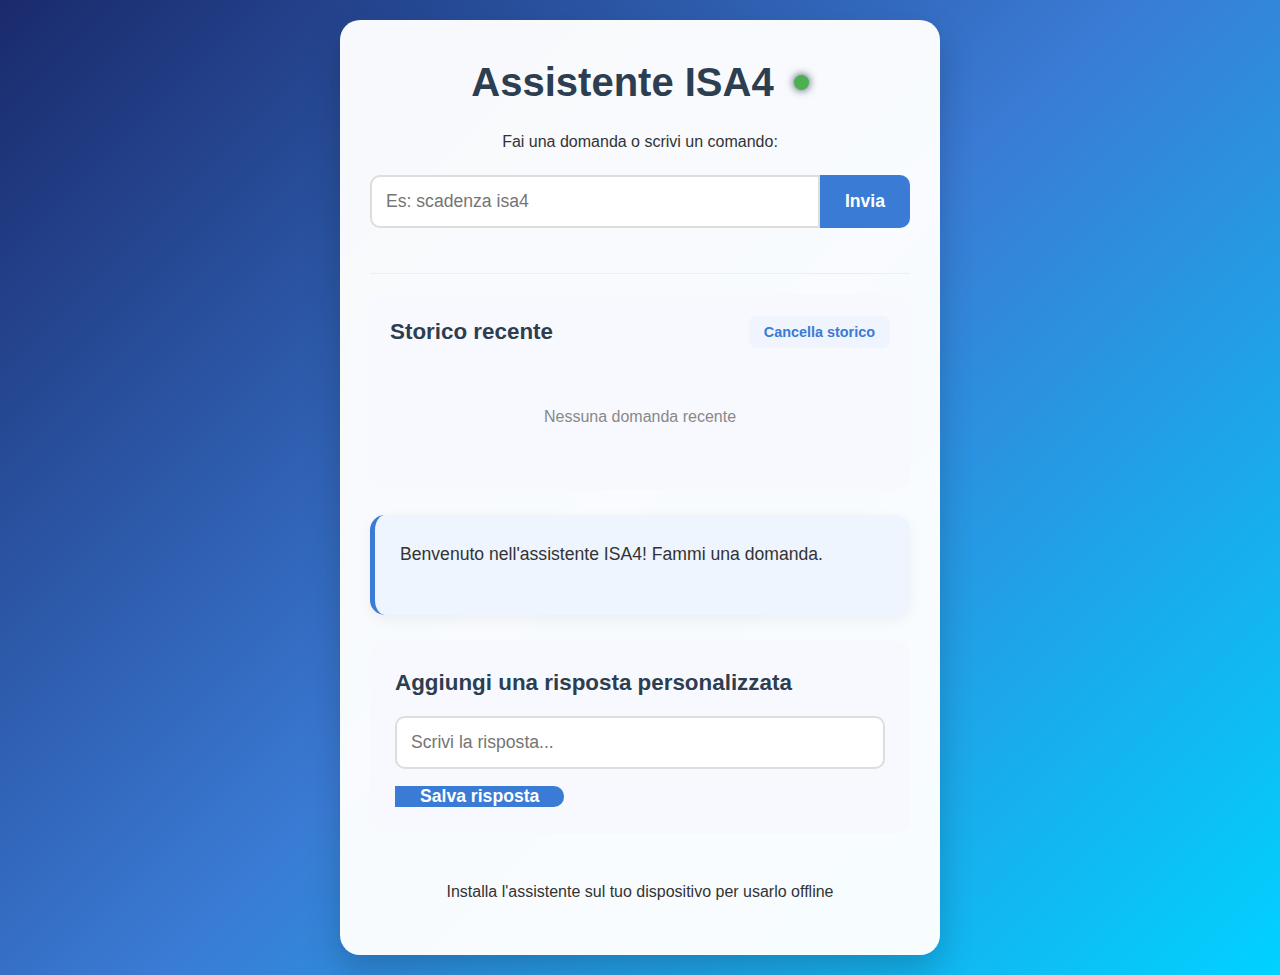
<file: index.html>
<!DOCTYPE html>
<html lang="it">
<head>
    <meta charset="UTF-8">
    <meta name="viewport" content="width=device-width, initial-scale=1.0">
    <title>Assistente ISA4 PWA Corretta</title>
    <link rel="manifest" href="/Isaai/manifest.json">
    <meta name="theme-color" content="#3a7bd5">
    <style>
        * {
            margin: 0;
            padding: 0;
            box-sizing: border-box;
            font-family: 'Segoe UI', Tahoma, Geneva, Verdana, sans-serif;
        }
        
        body {
            background: linear-gradient(135deg, #1a2a6c, #3a7bd5, #00d2ff);
            color: #333;
            line-height: 1.6;
            padding: 20px;
            min-height: 100vh;
        }
        
        .container {
            max-width: 600px;
            margin: 0 auto;
            background: rgba(255, 255, 255, 0.97);
            border-radius: 20px;
            padding: 30px;
            box-shadow: 0 15px 35px rgba(0, 0, 0, 0.2);
        }
        
        header {
            text-align: center;
            padding-bottom: 25px;
            border-bottom: 1px solid #eee;
            margin-bottom: 20px;
        }
        
        header h1 {
            font-size: 2.5rem;
            color: #2c3e50;
            margin-bottom: 15px;
            display: flex;
            align-items: center;
            justify-content: center;
            gap: 10px;
        }
        
        .status-indicator {
            display: inline-block;
            width: 15px;
            height: 15px;
            border-radius: 50%;
            margin-left: 10px;
            box-shadow: 0 0 8px currentColor;
        }
        
        .online { background: #4CAF50; }
        .offline { background: #f44336; }
        
        .input-group {
            display: flex;
            margin: 20px 0;
        }
        
        input {
            flex: 1;
            padding: 14px;
            font-size: 1.1rem;
            border: 2px solid #ddd;
            border-radius: 10px 0 0 10px;
            outline: none;
            transition: all 0.3s;
        }
        
        input:focus {
            border-color: #3a7bd5;
            box-shadow: 0 0 0 3px rgba(58, 123, 213, 0.2);
        }
        
        button {
            padding: 0 25px;
            background: #3a7bd5;
            color: white;
            border: none;
            border-radius: 0 10px 10px 0;
            cursor: pointer;
            font-weight: 600;
            font-size: 1.1rem;
            transition: all 0.3s;
        }
        
        button:hover {
            background: #2f5fb8;
            transform: translateY(-2px);
        }
        
        .history-section {
            background: #f8f9ff;
            border-radius: 15px;
            padding: 20px;
            margin-bottom: 20px;
        }
        
        .history-header {
            display: flex;
            justify-content: space-between;
            align-items: center;
            margin-bottom: 15px;
        }
        
        .history-header h2 {
            color: #2c3e50;
            font-size: 1.4rem;
        }
        
        .history-header button {
            background: #f0f4ff;
            color: #3a7bd5;
            border-radius: 8px;
            padding: 8px 15px;
            font-size: 0.9rem;
        }
        
        .history-item {
            background: white;
            border-radius: 10px;
            padding: 15px;
            margin: 10px 0;
            cursor: pointer;
            display: flex;
            justify-content: space-between;
            align-items: center;
            box-shadow: 0 3px 10px rgba(0,0,0,0.05);
            transition: all 0.3s;
        }
        
        .history-item:hover {
            transform: translateX(5px);
            box-shadow: 0 5px 15px rgba(0,0,0,0.1);
        }
        
        .history-item strong {
            color: #2c3e50;
        }
        
        .history-item span {
            color: #666;
            font-size: 0.9rem;
        }
        
        .empty-history {
            text-align: center;
            color: #888;
            padding: 20px;
        }
        
        .response-box {
            background: #eef5ff;
            border-radius: 15px;
            padding: 25px;
            margin: 25px 0;
            font-size: 1.1rem;
            line-height: 1.7;
            min-height: 100px;
            border-left: 5px solid #3a7bd5;
            transition: all 0.5s;
            box-shadow: 0 5px 15px rgba(0,0,0,0.05);
        }
        
        .response-box.thinking {
            background: linear-gradient(90deg, #eef5ff, #e0ebff, #eef5ff);
            background-size: 200% 200%;
            animation: gradientPulse 1.5s ease infinite;
        }
        
        @keyframes gradientPulse {
            0% { background-position: 0% 50%; }
            50% { background-position: 100% 50%; }
            100% { background-position: 0% 50%; }
        }
        
        .response-box.show {
            animation: fadeIn 0.5s ease;
        }
        
        @keyframes fadeIn {
            from { opacity: 0; transform: translateY(10px); }
            to { opacity: 1; transform: translateY(0); }
        }
        
        .teach-section {
            background: #f8f9ff;
            border-radius: 15px;
            padding: 25px;
            margin: 25px 0;
        }
        
        .teach-section h2 {
            color: #2c3e50;
            font-size: 1.4rem;
            margin-bottom: 15px;
        }
        
        .teach-section input {
            width: 100%;
            border-radius: 10px;
            margin-bottom: 15px;
        }
        
        .pwa-section {
            text-align: center;
            padding: 20px 0;
        }
        
        .install-button {
            background: linear-gradient(135deg, #3a7bd5, #00d2ff);
            color: white;
            padding: 15px 30px;
            border-radius: 50px;
            font-size: 1.2rem;
            font-weight: 600;
            display: inline-flex;
            align-items: center;
            gap: 10px;
            box-shadow: 0 5px 20px rgba(58, 123, 213, 0.4);
            transition: all 0.3s;
            display: none;
        }
        
        .install-button:hover {
            transform: translateY(-3px);
            box-shadow: 0 8px 25px rgba(58, 123, 213, 0.6);
        }
        
        .offline-status {
            text-align: center;
            background: #fff8e1;
            border-radius: 10px;
            padding: 15px;
            margin: 15px 0;
            display: none;
        }
        
        @media (max-width: 600px) {
            .container {
                padding: 20px;
            }
            
            header h1 {
                font-size: 2rem;
            }
            
            .input-group {
                flex-direction: column;
            }
            
            input {
                border-radius: 10px;
                margin-bottom: 10px;
            }
            
            button {
                border-radius: 10px;
                padding: 14px;
            }
        }
    </style>
</head>
<body>
    <div class="container">
        <header>
            <h1>Assistente ISA4 <span id="statusIndicator" class="status-indicator online"></span></h1>
            <p>Fai una domanda o scrivi un comando:</p>
            <div class="input-group">
                <input id="aiInput" placeholder="Es: scadenza isa4">
                <button id="sendButton">Invia</button>
            </div>
        </header>
        
        <div class="offline-status" id="offlineStatus">
            <i class="fas fa-wifi-slash"></i> Sei offline - Funzionalità limitate
        </div>
        
        <div class="history-section">
            <div class="history-header">
                <h2>Storico recente</h2>
                <button id="clearHistoryBtn">Cancella storico</button>
            </div>
            <div id="historyContainer" class="empty-history">Nessuna domanda recente</div>
        </div>
        
        <div id="aiResponse" class="response-box">Benvenuto nell'assistente ISA4! Fammi una domanda.</div>
        
        <div class="teach-section">
            <h2>Aggiungi una risposta personalizzata</h2>
            <input id="teachInput" placeholder="Scrivi la risposta...">
            <button id="teachButton">Salva risposta</button>
        </div>
        
        <div class="pwa-section">
            <button id="installBtn" class="install-button">
                <i class="fas fa-download"></i> Installa l'App
            </button>
            <p>Installa l'assistente sul tuo dispositivo per usarlo offline</p>
        </div>
    </div>

    <script>
        // Dataset predefinito
        const aiDataset = {
            "orari ricevimento": "I docenti ricevono il martedì dalle 14 alle 16.",
            "scadenza isa4": "Hai tempo fino al 15 settembre per completare ISA4.",
            "cos'è una pwa": "Una PWA è un'app web che funziona come un'app nativa anche offline.",
            "contatti": "Puoi scrivere a segreteria@universita.it",
            "aiuto": "Ecco i comandi disponibili:\n- Orari ricevimento\n- Scadenza ISA4\n- Contatti\n- Appelli esami\nPuoi insegnarmi nuove risposte!",
            "appelli esami": "Gli appelli sono disponibili sul portale studenti. Il prossimo appello è il 20 giugno."
        };

        // Variabili globali
        let db;
        let onlineStatus = navigator.onLine;
        const statusIndicator = document.getElementById('statusIndicator');
        const sendButton = document.getElementById('sendButton');
        const installBtn = document.getElementById('installBtn');
        const offlineStatus = document.getElementById('offlineStatus');
        const clearHistoryBtn = document.getElementById('clearHistoryBtn');
        const teachButton = document.getElementById('teachButton');

        // Inizializzazione
        document.addEventListener('DOMContentLoaded', () => {
            updateStatusIndicator();
            openDB().then(loadHistory);
            
            // Registra Service Worker
            if ('serviceWorker' in navigator) {
                navigator.serviceWorker.register('/Isaai/sw.js')
                    .then(reg => console.log('Service Worker registrato:', reg.scope))
                    .catch(err => console.error('Errore registrazione SW:', err));
            }
            
            // Setup event listeners
            sendButton.addEventListener('click', handleAI);
            teachButton.addEventListener('click', teachAI);
            clearHistoryBtn.addEventListener('click', clearHistory);
            
            // Invio con Enter
            document.getElementById('aiInput').addEventListener('keypress', (e) => {
                if (e.key === 'Enter') handleAI();
            });
        });

        // Gestione eventi online/offline
        window.addEventListener('online', updateStatusIndicator);
        window.addEventListener('offline', updateStatusIndicator);

        function updateStatusIndicator() {
            onlineStatus = navigator.onLine;
            statusIndicator.className = `status-indicator ${onlineStatus ? 'online' : 'offline'}`;
            statusIndicator.title = onlineStatus ? 'Online' : 'Offline';
            
            offlineStatus.style.display = onlineStatus ? 'none' : 'block';
        }

        // Gestione database
        function openDB() {
            return new Promise((resolve, reject) => {
                const req = indexedDB.open("isa4-db", 3);
                
                req.onerror = () => {
                    console.error("Errore DB");
                    reject(req.error);
                };
                
                req.onsuccess = () => {
                    db = req.result;
                    console.log("Database aperto con successo");
                    resolve(db);
                };
                
                req.onupgradeneeded = e => {
                    db = e.target.result;
                    
                    if (!db.objectStoreNames.contains('queries')) {
                        db.createObjectStore("queries", { keyPath: "question" });
                    }
                    
                    if (!db.objectStoreNames.contains('history')) {
                        const store = db.createObjectStore("history", { keyPath: "timestamp" });
                        store.createIndex("by_timestamp", "timestamp", { unique: true });
                    }
                };
            });
        }

        function saveToDB(q, a) {
            return new Promise((resolve, reject) => {
                if (!db) return resolve();
                
                const tx = db.transaction("queries", "readwrite");
                tx.oncomplete = resolve;
                tx.onerror = () => reject(tx.error);
                tx.objectStore("queries").put({ question: q, answer: a });
            });
        }

        function getFromDB(q) {
            return new Promise((resolve, reject) => {
                if (!db) return resolve(null);
                
                const tx = db.transaction("queries", "readonly");
                const req = tx.objectStore("queries").get(q);
                
                req.onsuccess = () => resolve(req.result ? req.result.answer : null);
                req.onerror = () => reject(req.error);
            });
        }

        function saveToHistory(q, a) {
            return new Promise((resolve, reject) => {
                if (!db) return resolve();
                
                const tx = db.transaction("history", "readwrite");
                tx.oncomplete = resolve;
                tx.onerror = () => reject(tx.error);
                
                const historyItem = {
                    question: q,
                    answer: a,
                    timestamp: Date.now()
                };
                
                tx.objectStore("history").put(historyItem);
            });
        }

        function getHistory() {
            return new Promise((resolve, reject) => {
                if (!db) return resolve([]);
                
                const tx = db.transaction("history", "readonly");
                const store = tx.objectStore("history");
                const index = store.index("by_timestamp");
                const req = index.openCursor(null, 'prev');
                const history = [];
                
                req.onsuccess = e => {
                    const cursor = e.target.result;
                    if (cursor) {
                        history.push(cursor.value);
                        if (history.length < 5) cursor.continue();
                        else resolve(history);
                    } else {
                        resolve(history);
                    }
                };
                
                req.onerror = () => reject(req.error);
            });
        }

        function clearHistory() {
            return new Promise((resolve, reject) => {
                if (!db) return resolve();
                
                const tx = db.transaction("history", "readwrite");
                tx.oncomplete = () => {
                    loadHistory();
                    resolve();
                };
                tx.onerror = () => reject(tx.error);
                tx.objectStore("history").clear();
            });
        }

        // Funzioni principali
        async function handleAI() {
            const q = document.getElementById("aiInput").value.trim().toLowerCase();
            if (!q) return;
            
            document.getElementById("aiInput").value = '';
            sendButton.disabled = true;
            
            const responseEl = document.getElementById("aiResponse");
            responseEl.textContent = "Sto pensando...";
            responseEl.classList.add('thinking');
            
            try {
                let answer = null;
                
                // Cerca nella cache locale
                if (aiDataset[q]) {
                    answer = aiDataset[q];
                    await saveToDB(q, answer);
                } else {
                    // Cerca nel database locale
                    answer = await getFromDB(q);
                    
                    // Se online e non trovato, mostra messaggio generico
                    if (!answer && onlineStatus) {
                        answer = `Sto elaborando: "${q}"\n\nSe vuoi, puoi insegnarmi una risposta usando il campo in basso!`;
                    } 
                    // Se offline e non trovato
                    else if (!answer) {
                        answer = "Offline e senza dati. Insegnami una risposta usando il campo in basso!";
                    }
                }
                
                showAnswer(answer);
                await saveToHistory(q, answer);
                loadHistory();
            } catch (error) {
                console.error(error);
                showAnswer("Si è verificato un errore durante l'elaborazione");
            } finally {
                responseEl.classList.remove('thinking');
                sendButton.disabled = false;
            }
        }

        async function teachAI() {
            const q = document.getElementById("aiInput").value.trim().toLowerCase();
            const a = document.getElementById("teachInput").value.trim();
            
            if (!q || !a) {
                showAnswer("Inserisci sia la domanda che la risposta");
                return;
            }
            
            try {
                await saveToDB(q, a);
                showAnswer(`Risposta per "${q}" salvata con successo!`);
                document.getElementById("teachInput").value = "";
            } catch (error) {
                console.error(error);
                showAnswer("Errore nel salvataggio della risposta");
            }
        }

        function showAnswer(a) {
            const responseEl = document.getElementById("aiResponse");
            responseEl.textContent = a;
            responseEl.classList.add('show');
            setTimeout(() => responseEl.classList.remove('show'), 10);
        }

        async function loadHistory() {
            try {
                const history = await getHistory();
                const container = document.getElementById('historyContainer');
                container.innerHTML = '';
                
                if (history.length === 0) {
                    container.innerHTML = '<div class="empty-history">Nessuna domanda recente</div>';
                    return;
                }
                
                history.forEach(item => {
                    const el = document.createElement('div');
                    el.className = 'history-item';
                    el.innerHTML = `<strong>${item.question}</strong><span>${item.answer.substring(0, 30)}${item.answer.length > 30 ? '...' : ''}</span>`;
                    el.onclick = () => {
                        document.getElementById('aiInput').value = item.question;
                        showAnswer(item.answer);
                    };
                    container.appendChild(el);
                });
            } catch (error) {
                console.error('Error loading history:', error);
            }
        }

        // Installazione PWA
        let deferredPrompt;
        
        window.addEventListener('beforeinstallprompt', (e) => {
            e.preventDefault();
            deferredPrompt = e;
            installBtn.style.display = 'block';
        });
        
        installBtn.addEventListener('click', () => {
            if (!deferredPrompt) return;
            
            deferredPrompt.prompt();
            deferredPrompt.userChoice.then(choiceResult => {
                if (choiceResult.outcome === 'accepted') {
                    installBtn.innerHTML = '<i class="fas fa-check"></i> App Installata!';
                    installBtn.disabled = true;
                }
                deferredPrompt = null;
            });
        });
    </script>
</body>
</html>
</file>
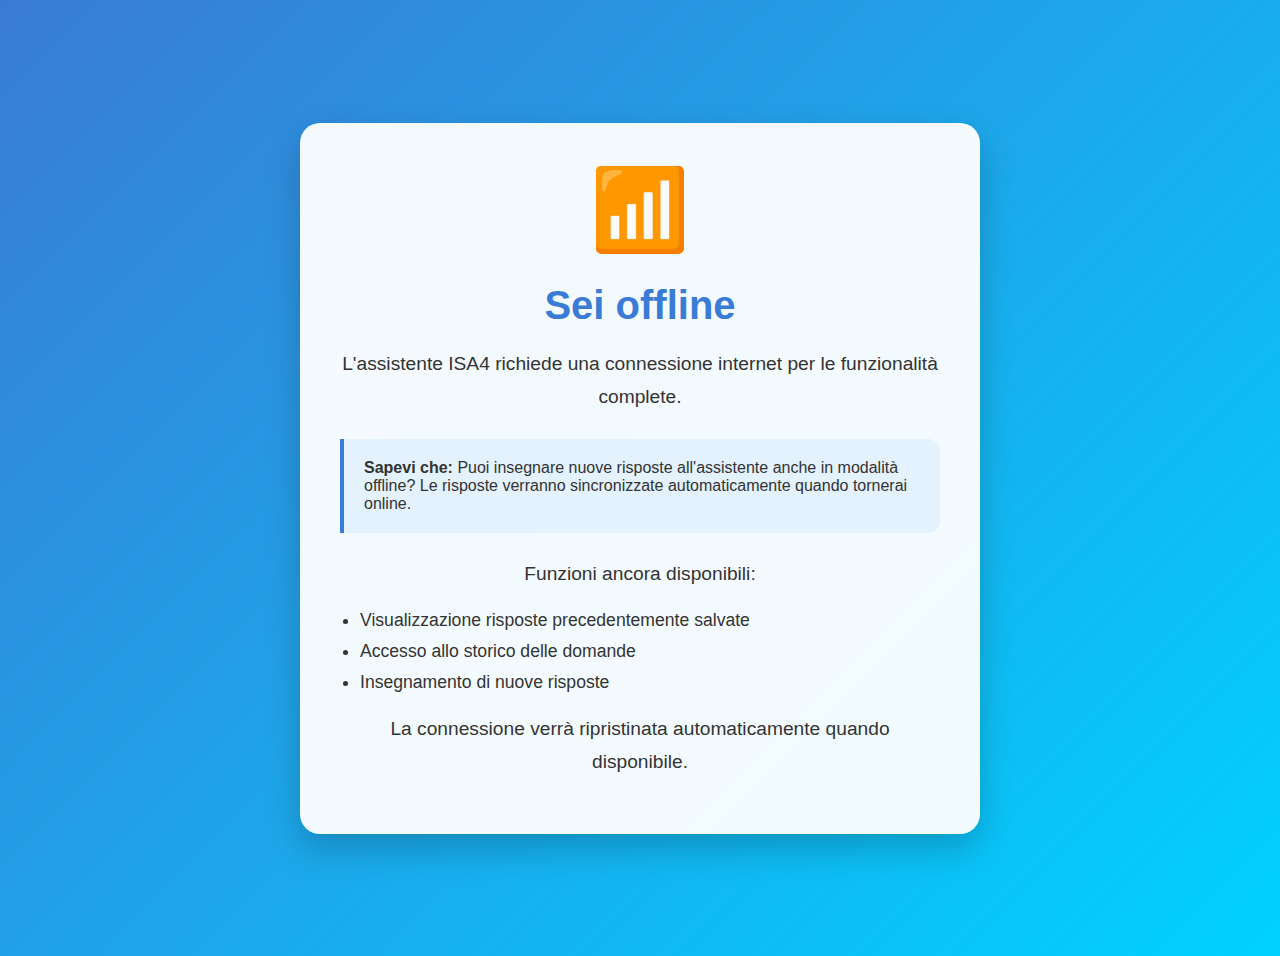
<file: offline.html>
<!DOCTYPE html>
<html lang="it">
<head>
    <meta charset="UTF-8">
    <meta name="viewport" content="width=device-width, initial-scale=1.0">
    <title>Modalità Offline | Assistente ISA4</title>
    <style>
        body { 
            font-family: 'Segoe UI', sans-serif; 
            background: linear-gradient(135deg, #3a7bd5, #00d2ff);
            display: flex;
            flex-direction: column;
            align-items: center;
            justify-content: center;
            height: 100vh;
            text-align: center;
            padding: 20px;
            color: white;
        }
        
        .card {
            background: rgba(255, 255, 255, 0.95);
            border-radius: 20px;
            padding: 40px;
            max-width: 600px;
            box-shadow: 0 15px 35px rgba(0,0,0,0.2);
            color: #333;
        }
        
        h1 { 
            font-size: 2.5rem; 
            color: #3a7bd5;
            margin-bottom: 20px;
        }
        
        p {
            font-size: 1.2rem;
            line-height: 1.7;
            margin-bottom: 15px;
        }
        
        .offline-icon {
            font-size: 5rem;
            margin-bottom: 20px;
            color: #f44336;
        }
        
        .tip {
            background: #e3f2fd;
            border-left: 4px solid #3a7bd5;
            padding: 20px;
            margin: 25px 0;
            text-align: left;
            border-radius: 0 12px 12px 0;
        }
        
        ul {
            text-align: left;
            margin: 20px 0;
            padding-left: 20px;
        }
        
        li {
            margin-bottom: 10px;
            font-size: 1.1rem;
        }
    </style>
</head>
<body>
    <div class="card">
        <div class="offline-icon">📶</div>
        <h1>Sei offline</h1>
        <p>L'assistente ISA4 richiede una connessione internet per le funzionalità complete.</p>
        
        <div class="tip">
            <strong>Sapevi che:</strong> Puoi insegnare nuove risposte all'assistente anche in modalità offline? 
            Le risposte verranno sincronizzate automaticamente quando tornerai online.
        </div>
        
        <p>Funzioni ancora disponibili:</p>
        <ul>
            <li>Visualizzazione risposte precedentemente salvate</li>
            <li>Accesso allo storico delle domande</li>
            <li>Insegnamento di nuove risposte</li>
        </ul>
        
        <p>La connessione verrà ripristinata automaticamente quando disponibile.</p>
    </div>
</body>
</html>
</file>
